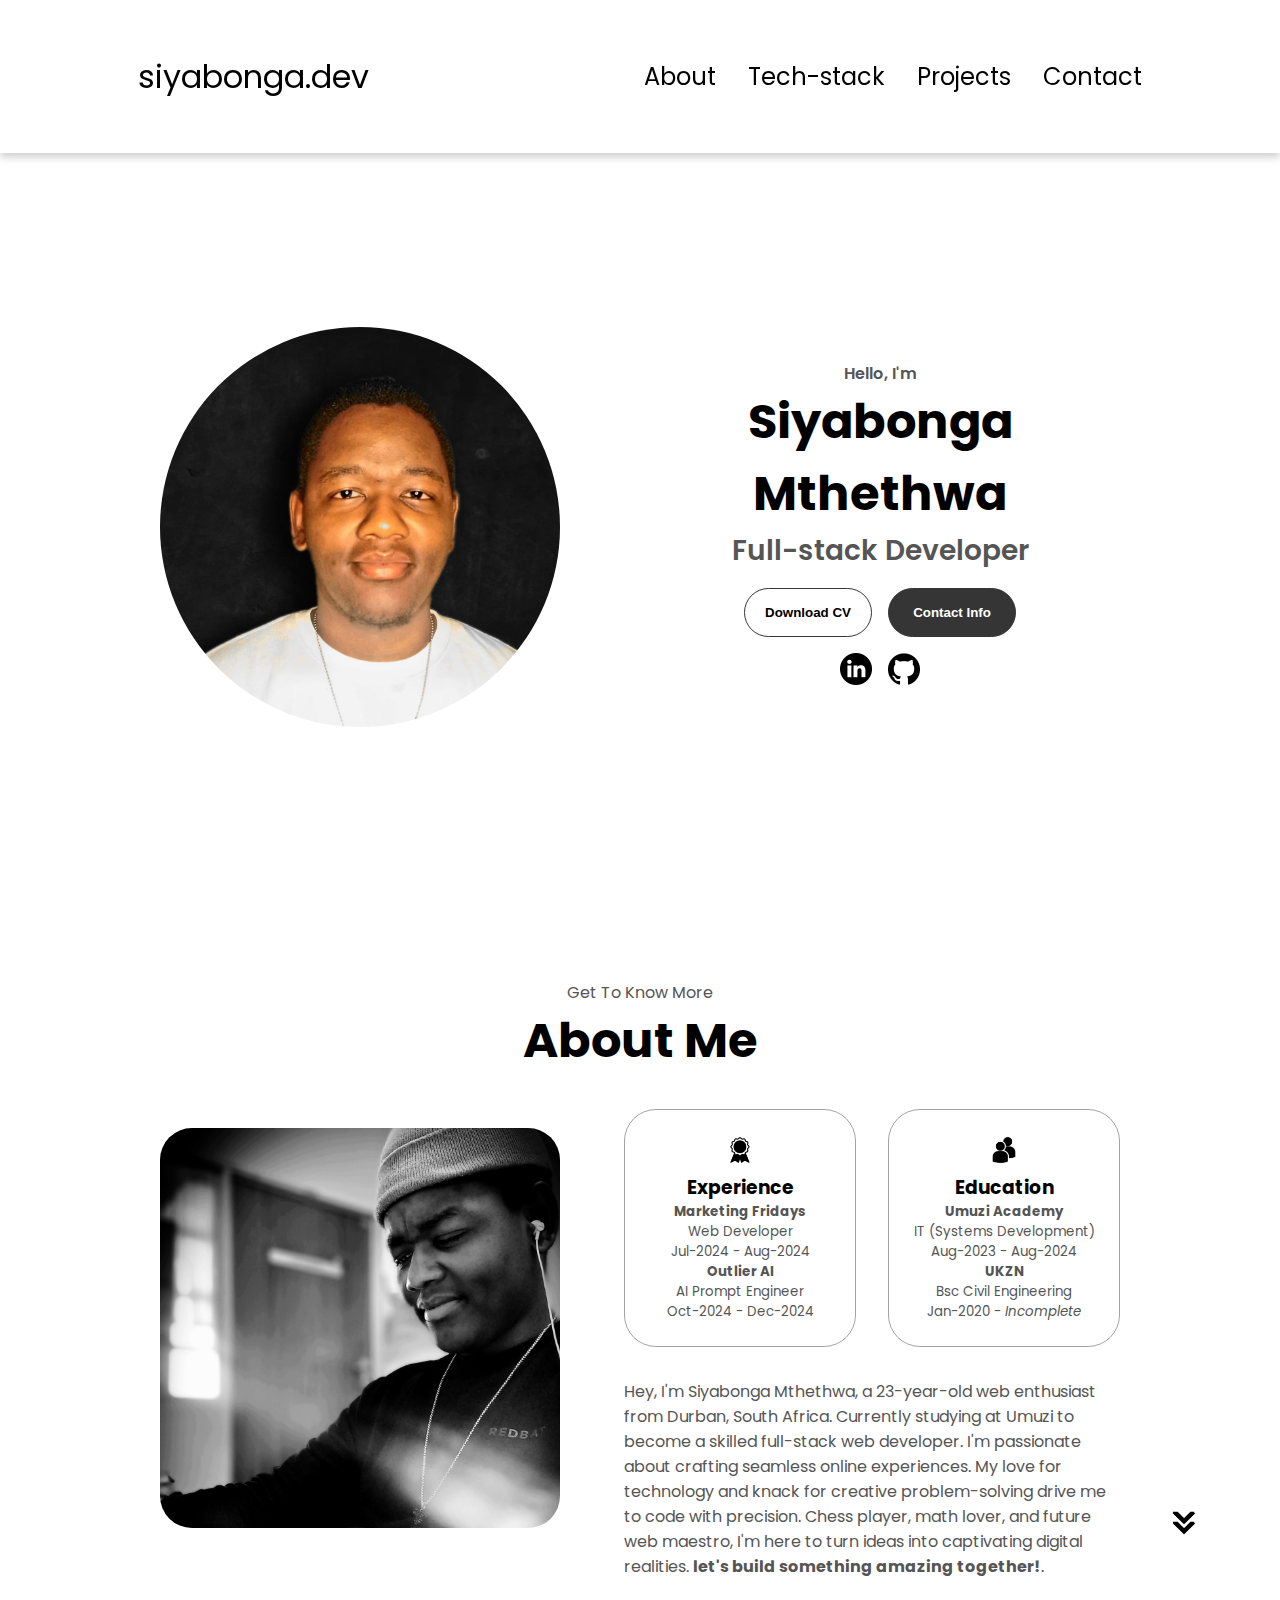
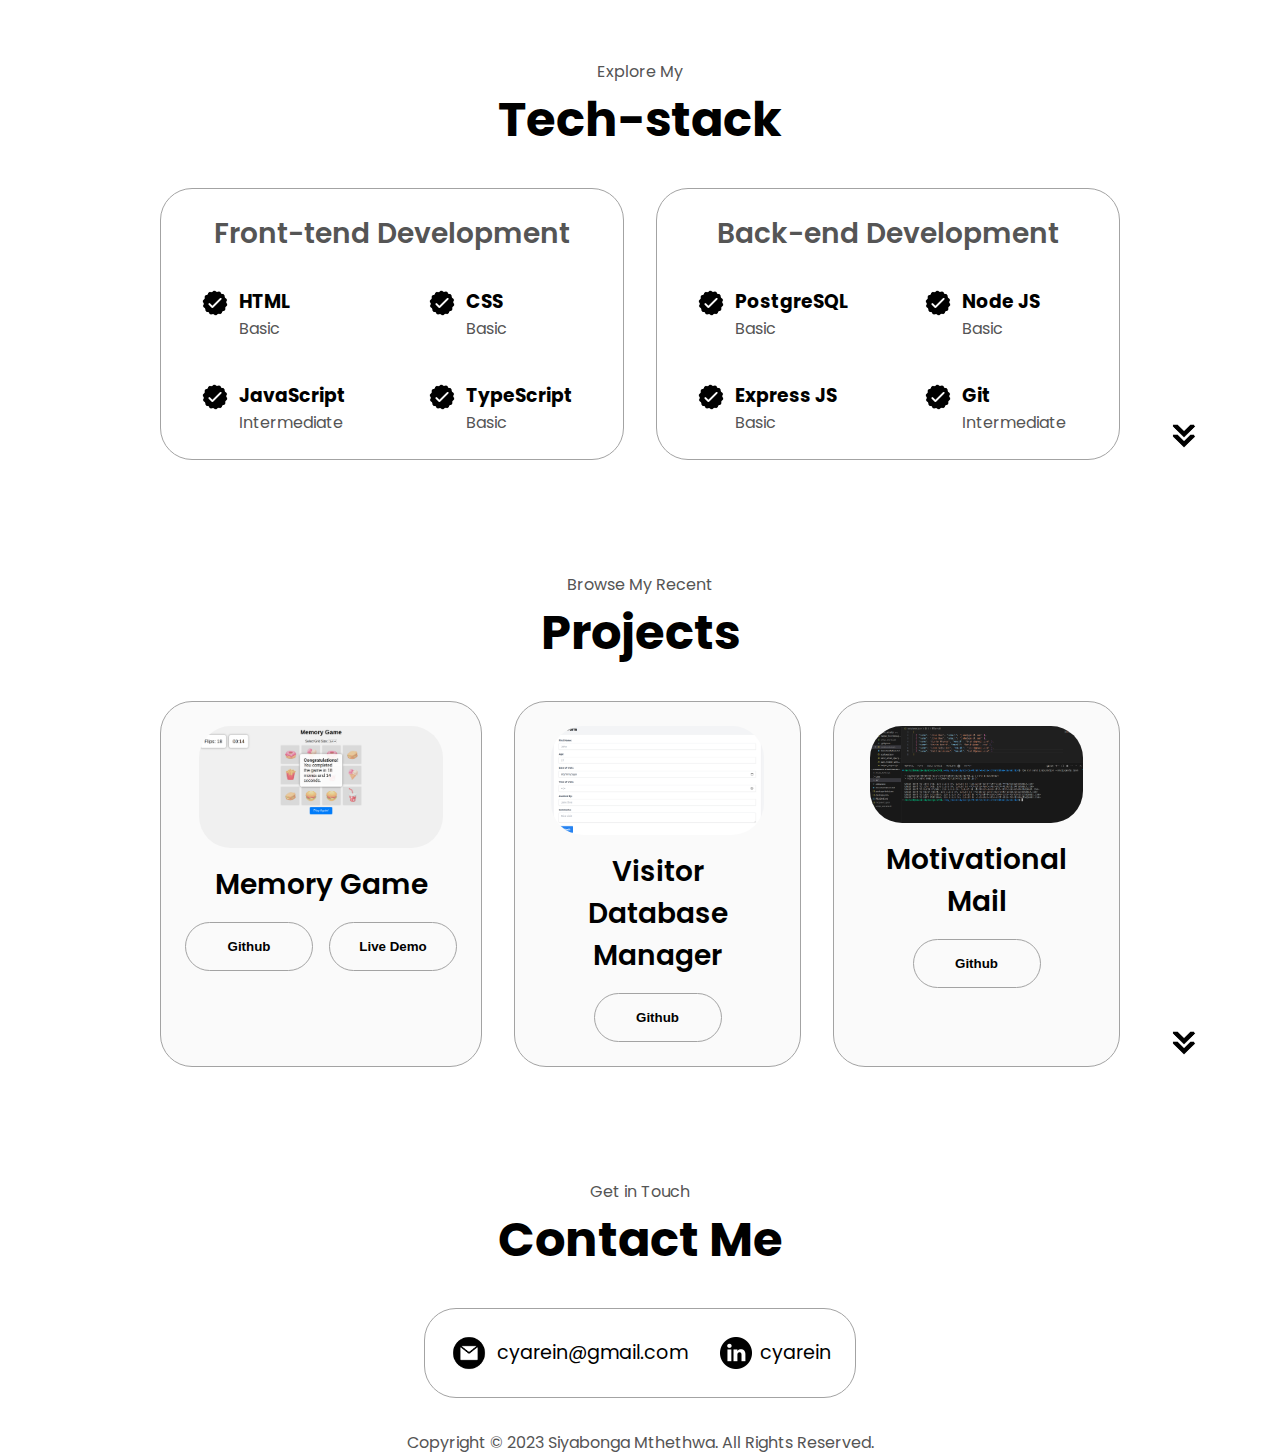
<file: index.html>
<!DOCTYPE html>
<html lang="en">
  <head>
    <meta charset="UTF-8">
    <meta http-equiv="X-UA-Compatible" content="IE=edge">
    <meta name="viewport" content="width=device-width, initial-scale=1.0">
    <title>My Portfolio</title>
    <link rel="stylesheet" href="portfolio.css">
  </head>
  <body>
    <nav id="desktop-nav">
      <div class="logo">siyabonga.dev</div>
      <div>
        <ul class="nav-links">
          <li><a href="#about">About</a></li>
          <li><a href="#experience">Tech-stack</a></li>
          <li><a href="#projects">Projects</a></li>
          <li><a href="#contact">Contact</a></li>
        </ul>
      </div>
    </nav>
    <nav id="hamburger-nav">
      <div class="logo">siyabonga.dev</div>
      <div class="hamburger-menu">
        <div class="hamburger-icon" onclick="toggleMenu()">
          <span></span>
          <span></span>
          <span></span>
        </div>
        <div class="menu-links">
          <ul>
            <li><a href="#about" onclick="toggleMenu()">About</a></li>
            <li><a href="#experience" onclick="toggleMenu()">Tech-stack</a></li>
            <li><a href="#projects" onclick="toggleMenu()">Projects</a></li>
            <li><a href="#contact" onclick="toggleMenu()">Contact</a></li>
          </ul>
        </div>
      </div>
    </nav>
    <section id="profile">
      <div class="section__pic-container">
        <img
          src="./essentials/profile-pic.jpeg"
          alt="Siyabonga Mthetwha profile picture"
          class="profile-pic"
        >
      </div>
      <div class="section__text">
        <p class="section__text__p1">Hello, I'm</p>
        <h1 class="title">Siyabonga Mthethwa</h1>
        <p class="section__text__p2">Full-stack Developer</p>
        <div class="btn-container">
          <button
            class="btn btn-color-2"
            onclick="window.open('./essentials/Siyabonga-Mthethwa-CV-5.pdf')"
          >
            Download CV
          </button>
          <button class="btn btn-color-1" onclick="location.href='./#contact'">
            Contact Info
          </button>
        </div>
        <div id="socials-container">
          <a href='https://www.linkedin.com/in/cyarein' target="_blank">
            <img src="./essentials/linkedin.png" alt="My LinkedIn profile" class="icon">
          </a>
          <a href="https://github.com/Cyarein1" target="_blank">
            <img src="./essentials/github.png" alt="My github profile" class="icon">
          </a>
        </div>
      </div>
    </section>
    <section id="about">
      <p class="section__text__p1">Get To Know More</p>
      <h1 class="title">About Me</h1>
      <div class="section-container">
        <div class="section__pic-container">
          <img
            src="/essentials/about-pic.jpg"
            alt="Profile picture"
            class="about-pic"
          >
        </div>
        <div class="about-details-container">
          <div class="about-containers">
            <div class="details-container">
              <img
                src="./essentials/experience.png"
                alt="Experience icon"
                class="icon"
              >
              <h3>Experience</h3>
              <div class="experience-education">
                <p>
                  <strong>Marketing Fridays</strong><br>Web Developer<br>
                  Jul-2024 - Aug-2024
                </p>
              </div>
              <div class="experience-education">
                <p>
                  <strong>Outlier AI</strong><br>AI Prompt Engineer<br>
                  Oct-2024 - Dec-2024
                </p>
              </div>
            </div>
            <div class="details-container">
              <img
                src="./essentials/education.png"
                alt="Education icon"
                class="icon"
              >
              <h3>Education</h3>
              <div class="experience-education">
                <p>
                  <strong>Umuzi Academy</strong><br>IT (Systems Development)<br>
                  Aug-2023 - Aug-2024
                </p>
              </div>
              <div class="experience-education">
                <p>
                  <strong>UKZN</strong><br>Bsc Civil Engineering<br>Jan-2020
                  - <em>Incomplete</em>
                </p>
              </div>
            </div>
          </div>
          <div class="text-container">
            <p>
              Hey, I'm Siyabonga Mthethwa, a 23-year-old web enthusiast from
              Durban, South Africa. Currently studying at Umuzi to become a
              skilled full-stack web developer. I'm passionate about crafting
              seamless online experiences. My love for technology and knack for
              creative problem-solving drive me to code with precision. Chess
              player, math lover, and future web maestro, I'm here to turn ideas
              into captivating digital realities.
              <strong>let's build something amazing together!</strong>.
            </p>
          </div>
        </div>
      </div>
      <img
        src="./essentials/arrow.png"
        alt="Arrow icon"
        class="icon arrow"
        onclick="location.href='./#experience'"
      >
    </section>
    <section id="experience">
      <p class="section__text__p1">Explore My</p>
      <h1 class="title">Tech-stack</h1>
      <div class="experience-details-container">
        <div class="about-containers">
          <div class="details-container">
            <h2 class="experience-sub-title">Front-tend Development</h2>
            <div class="article-container">
              <article>
                <img
                  src="./essentials/checkmark.png"
                  alt="Experience icon"
                  class="icon"
                >
                <div>
                  <h3>HTML</h3>
                  <p>Basic</p>
                </div>
              </article>
              <article>
                <img
                  src="./essentials/checkmark.png"
                  alt="Experience icon"
                  class="icon"
                >
                <div>
                  <h3>CSS</h3>
                  <p>Basic</p>
                </div>
              </article>
              <article>
                <img
                  src="./essentials/checkmark.png"
                  alt="Experience icon"
                  class="icon"
                >
                <div>
                  <h3>JavaScript</h3>
                  <p>Intermediate</p>
                </div>
              </article>
              <article>
                <img
                  src="./essentials/checkmark.png"
                  alt="Experience icon"
                  class="icon"
                >
                <div>
                  <h3>TypeScript</h3>
                  <p>Basic</p>
                </div>
              </article>
            </div>
          </div>
          <div class="details-container">
            <h2 class="experience-sub-title">Back-end Development</h2>
            <div class="article-container">
              <article>
                <img
                  src="./essentials/checkmark.png"
                  alt="Experience icon"
                  class="icon"
                >
                <div>
                  <h3>PostgreSQL</h3>
                  <p>Basic</p>
                </div>
              </article>
              <article>
                <img
                  src="./essentials/checkmark.png"
                  alt="Experience icon"
                  class="icon"
                >
                <div>
                  <h3>Node JS</h3>
                  <p>Basic</p>
                </div>
              </article>
              <article>
                <img
                  src="./essentials/checkmark.png"
                  alt="Experience icon"
                  class="icon"
                >
                <div>
                  <h3>Express JS</h3>
                  <p>Basic</p>
                </div>
              </article>
              <article>
                <img
                  src="./essentials/checkmark.png"
                  alt="Experience icon"
                  class="icon"
                >
                <div>
                  <h3>Git</h3>
                  <p>Intermediate</p>
                </div>
              </article>
            </div>
          </div>
        </div>
      </div>
      <img
        src="./essentials/arrow.png"
        alt="Arrow icon"
        class="icon arrow"
        onclick="location.href='./#projects'"
      >
    </section>
    <section id="projects">
      <p class="section__text__p1">Browse My Recent</p>
      <h1 class="title">Projects</h1>
      <div class="experience-details-container">
        <div class="about-containers">
          <div class="details-container color-container">
            <div class="article-container">
              <img
                src="./essentials/memory-game1.png"
                alt="Memory game project"
                class="project-img"
              />
            </div>
            <h2 class="experience-sub-title project-title">Memory Game</h2>
            <div class="btn-container">
              <button
                class="btn btn-color-2 project-btn"
                onclick="window.open('https://github.com/Umuzi-org/Siyabonga-Mthethwa-222-memory-game-in-vanilla-js-javascript', '_blank')"
              >
                Github
              </button>
              <button
                class="btn btn-color-2 project-btn"
                onclick="window.open('https://cyarein1.github.io/memory-game/', '_blank')"
              >
                Live Demo
              </button>
            </div>
          </div>
          <div class="details-container color-container">
            <div class="article-container">
              <img
                src="./essentials/visitor-form.png"
                alt="Visitors project"
                class="project-img"
              />
            </div>
            <h2 class="experience-sub-title project-title">Visitor Database Manager</h2>
            <div class="btn-container">
              <button
                class="btn btn-color-2 project-btn"
                onclick="window.open('https://github.com/Umuzi-org/Siyabonga-Mthethwa-282-node-sql-assignment-javascript', '_blank')"
              >
                Github
              </button>
            </div>
          </div>
          <div class="details-container color-container">
            <div class="article-container">
              <img
                src="./essentials/email-random.png"
                alt="Email random project"
                class="project-img"
              />
            </div>
            <h2 class="experience-sub-title project-title">Motivational Mail</h2>
            <div class="btn-container">
              <button
                class="btn btn-color-2 project-btn"
                onclick="window.open('https://github.com/Umuzi-org/Siyabonga-Mthethwa-952-contentitem-javascript', '_blank')"
              >
                Github
              </button>
            </div>
          </div>
        </div>
      </div>
      <img
        src="./essentials/arrow.png"
        alt="Arrow icon"
        class="icon arrow"
        onclick="location.href='./#contact'"
      />
    </section>
    <section id="contact">
      <p class="section__text__p1">Get in Touch</p>
      <h1 class="title">Contact Me</h1>
      <div class="contact-info-upper-container">
        <div class="contact-info-container">
          <img
            src="./essentials/email.png"
            alt="Email icon"
            class="icon contact-icon email-icon"
          >
          <p><a href="mailto:cyarein@gmail.com">cyarein@gmail.com</a></p>
        </div>
        <div class="contact-info-container">
          <img
            src="./essentials/linkedin.png"
            alt="LinkedIn icon"
            class="icon contact-icon"
          >
          <p>
            <a href="https://www.linkedin.com/in/cyarein" target="_blank"
              >cyarein</a
            >
          </p>
        </div>
      </div>
    </section>
    <footer>
      <p>Copyright &#169; 2023 Siyabonga Mthethwa. All Rights Reserved.</p>
    </footer>
    <script src="script.js"></script>
  </body>
</html>
</file>
<file: portfolio.css>
@import url("https://fonts.googleapis.com/css2?family=Poppins:wght@300;400;500;600&display=swap");

* {
  margin: 0;
  padding: 0;
}

body {
  font-family: "Poppins", sans-serif;
}

html {
  scroll-behavior: smooth;
}

p {
  color: rgb(85, 85, 85);
}

/* TRANSITION */

a,
.btn {
  transition: all 300ms ease;
}

/*desk-top nav*/

nav {
  background-color: white;
  position: sticky;
  top: 0;
  z-index: 1000;
  box-shadow: 0 4px 8px rgba(0, 0, 0, 0.2);
  width: 100vw;
}

nav,
.nav-links {
  display: flex;
}

nav {
  justify-content: space-around;
  align-items: center;
  height: 17vh;
}

.nav-links {
  gap: 2rem;
  list-style: none;
  font-size: 1.5rem;
}

a {
  color: black;
  text-decoration: none;
  text-decoration-color: white;
}

a:hover {
  color: grey;
  text-decoration: underline;
  text-underline-offset: 1rem;
  text-decoration-color: rgb(181, 181, 181);
}

.logo {
  font-size: 2rem;
}

.logo:hover {
  cursor: default;
}

/*Mobile Menu*/

#hamburger-nav {
  display: none;
}

.hamburger-menu {
  position: relative;
  display: inline-block;
}

.hamburger-icon {
  display: flex;
  flex-direction: column;
  justify-content: space-between;
  height: 24px;
  width: 30px;
  cursor: pointer;
}

.hamburger-icon span {
  width: 100%;
  height: 2px;
  background-color: black;
  transition: all 0.3 ease-in-out;
}

.menu-links {
  position: absolute;
  top: 100%;
  right: 0;
  background-color: white;
  width: fit-content;
  max-height: 0;
  overflow: hidden;
  transition: all 0.3 ease-in-out;
}

.menu-links a {
  display: block;
  padding: 10px;
  text-align: center;
  font-size: 1.5rem;
  color: black;
  text-decoration: none;
  transition: all 0.3 ease-in-out;
}

.menu-links li {
  list-style: none;
}

.menu-links.open {
  max-height: 300px;
}

.hamburger-icon.open span:first-child {
  transform: rotate(45deg) translate(10px, 5px);
}

.hamburger-icon.open span:nth-child(2) {
  opacity: 0;
}

.hamburger-icon.open span:last-child {
  transform: rotate(-45deg) translate(10px, -5px);
}

.hamburger-icon span:first-child {
  transform: none;
}

.hamburger-icon span:first-child {
  opacity: 1;
}

.hamburger-icon span:first-child {
  transform: none;
}

/*sections*/

section {
  padding-top: 80px;
  /*height: 96vh;*/
  margin: 0 10rem;
  box-sizing: border-box;
  min-height: fit-content;
}

.section-container {
  display: flex;
}

/*profile*/

#profile {
  padding-top: 0%;
  padding-bottom: 0%;
  display: flex;
  justify-content: center;
  gap: 5rem;
  /*height: 80vh;*/
}

.section__pic-container {
  display: flex;
  height: 400px;
  width: 400px;
  margin: auto 0;
}

.profile-pic {
  border-radius: 50%;
}

.section__text {
  align-self: center;
  text-align: center;
}

.section__text p {
  font-weight: 600;
}

.section__text__p1 {
  text-align: center;
}

.section__text__p2 {
  font-size: 1.75rem;
  margin-bottom: 1rem;
}

.title {
  font-size: 3rem;
  text-align: center;
}

#socials-container {
  display: flex;
  justify-content: center;
  margin-top: 1rem;
  gap: 1rem;
}

#socials-container img {
  transition: transform 0.3s;
}

#socials-container img:hover {
  transform: scale(1.2);
}

.icon {
  cursor: pointer;
  height: 2rem;
}

.btn-container {
  display: flex;
  justify-content: center;
  gap: 1rem;
}

.btn {
  font-weight: 600;
  transition: all 300ms ease;
  padding: 1rem;
  width: 8rem;
  border-radius: 2rem;
}

.btn-color-1,
.btn-color-2 {
  border: rgb(53, 53, 53) 0.1rem solid;
}

.btn-color-1:hover,
.btn-color-2:hover {
  cursor: pointer;
}

.btn-color-1,
.btn-color-2:hover {
  background: rgb(53, 53, 53);
  color: white;
}

.btn-color-1:hover {
  background: rgb(0, 0, 0);
}

.btn-color-2 {
  background: none;
}

.btn-color-2:hover {
  border: rgb(255, 255, 255) 0.1rem solid;
}

.btn-container {
  gap: 1rem;
}

/*about*/

#about {
  position: relative;
}

.about-containers {
  gap: 2rem;
  margin-bottom: 2rem;
  margin-top: 2rem;
}

.about-details-container {
  justify-content: center;
  flex-direction: column;
}

.about-containers,
.about-details-container {
  display: flex;
}

.about-pic {
  border-radius: 2rem;
}

.arrow {
  position: absolute;
  right: -5rem;
  bottom: 2.5rem;
}

.details-container {
  padding: 1.5rem;
  flex: 1;
  background: white;
  border-radius: 2rem;
  border: rgb(53, 53, 53) 0.1rem solid;
  border-color: rgb(163, 163, 163);
  text-align: center;
}

.section-container {
  gap: 4rem;
  height: 80%;
}

.section__pic-container {
  height: 400px;
  width: 400px;
  margin: auto 0;
}

.experience-education p {
  font-size: smaller;
}

/*experience*/

#experience {
  position: relative;
}

.experience-sub-title {
  color: rgb(85, 85, 85);
  font-weight: 600;
  font-size: 1.75rem;
  margin-bottom: 2rem;
}

.experience-details-container {
  display: flex;
  justify-content: center;
  flex-direction: column;
}

.article-container {
  display: flex;
  text-align: initial;
  flex-wrap: wrap;
  flex-direction: row;
  gap: 2.5rem;
  justify-content: space-around;
}

article {
  display: flex;
  width: 10rem;
  gap: 0.5rem;
}

article .icon {
  cursor: default;
}

/*projects*/

/*#projects {
  height: 30vh;
}

.projects_text {
  text-align: center;
}*/

#projects {
  position: relative;
}

.color-container {
  border-color: rgb(163, 163, 163);
  background: rgb(250, 250, 250);
}

.color-container img{
  transition: transform 0.3s ease;
}

.color-container img:hover {
  transform: scale(3);
}

.project-img {
  border-radius: 2rem;
  width: 90%;
  height: 90%;
}

.project-title {
  margin: 1rem;
  color: black;
}

.project-btn {
  color: black;
  border-color: rgb(163, 163, 163);
}

/*contact*/

#contact {
  display: flex;
  justify-content: center;
  flex-direction: column;
  height: 70vh;
}

.contact-info-upper-container {
  display: flex;
  justify-content: center;
  border-radius: 2rem;
  border: rgb(53, 53, 53) 0.1rem solid;
  border-color: rgb(163, 163, 163);
  background: (250, 250, 250);
  margin: 2rem auto;
  padding: 0.5rem;
}

.contact-info-container {
  display: flex;
  align-items: center;
  justify-content: center;
  gap: 0.5rem;
  margin: 1rem;
}

.contact-info-container p {
  font-size: larger;
}

.contact-icon {
  cursor: default;
}

.email-icon {
  height: 2.5rem;
}

/*footer*/

footer {
  height: fit-content;
  margin: 0 1rem;
}

footer p {
  text-align: center;
}

/*media queries*/

@media screen and (min-width: 1400px){
  section {
    padding-top: 200px;
  }
  #profile {
    padding-top: 0%;
  }
}

@media screen and (max-width: 1400px) {
  #profile {
    height: 83vh;
    /*margin-bottom: 6rem;*/
  }
  .about-containers {
    flex-wrap: wrap;
  }
  #contact,
  #projects,
  #experience {
    height: fit-content;
  }
}

@media screen and (max-width: 1200px) {
  #desktop-nav {
    display: none;
  }
  #hamburger-nav {
    display: flex;
  }
  #experience,
  .experience-details-container {
    margin-top: 2rem;
  }
  #profile,
  .section-container {
    display: block;
  }
  .arrow {
    display: none;
  }
  section,
  .section-container {
    height: fit-content;
  }
  section {
    margin: 0 5%;
  }
  .section__pic-container {
    width: 275px;
    height: 275px;
    margin: 0 auto 2rem;
  }
  .about-containers {
    margin-top: 0;
  }
}

@media screen and (max-width: 600px) {
  #contact {
    height: 40vh;
  }
  footer {
    height: 10vh;
  }
  #profile {
    height: 83vh;
    margin-bottom: 0;
  }
  article {
    font-size: 1rem;
  }
  .about-containers,
  .contact-info-upper-container,
  .btn-container {
    flex-wrap: wrap;
  }
  .contact-info-container {
    margin: 0;
  }
  .contact-info-container p,
  .nav-links li a {
    font-size: 1rem;
  }
  .experience-sub-title {
    font-size: 1.25rem;
  }
  .logo {
    font-size: 1.5rem;
  }
  .nav-links {
    flex-direction: column;
    gap: 0.5rem;
    text-align: center;
  }
  .section__pic-container {
    width: auto;
    height: 46vw;
    justify-content: center;
  }
  .section__text__p2 {
    font-size: 1.25rem;
  }
  .title {
    font-size: 2rem;
  }
  .text-container {
    text-align: justify;
  }
}
</file>
